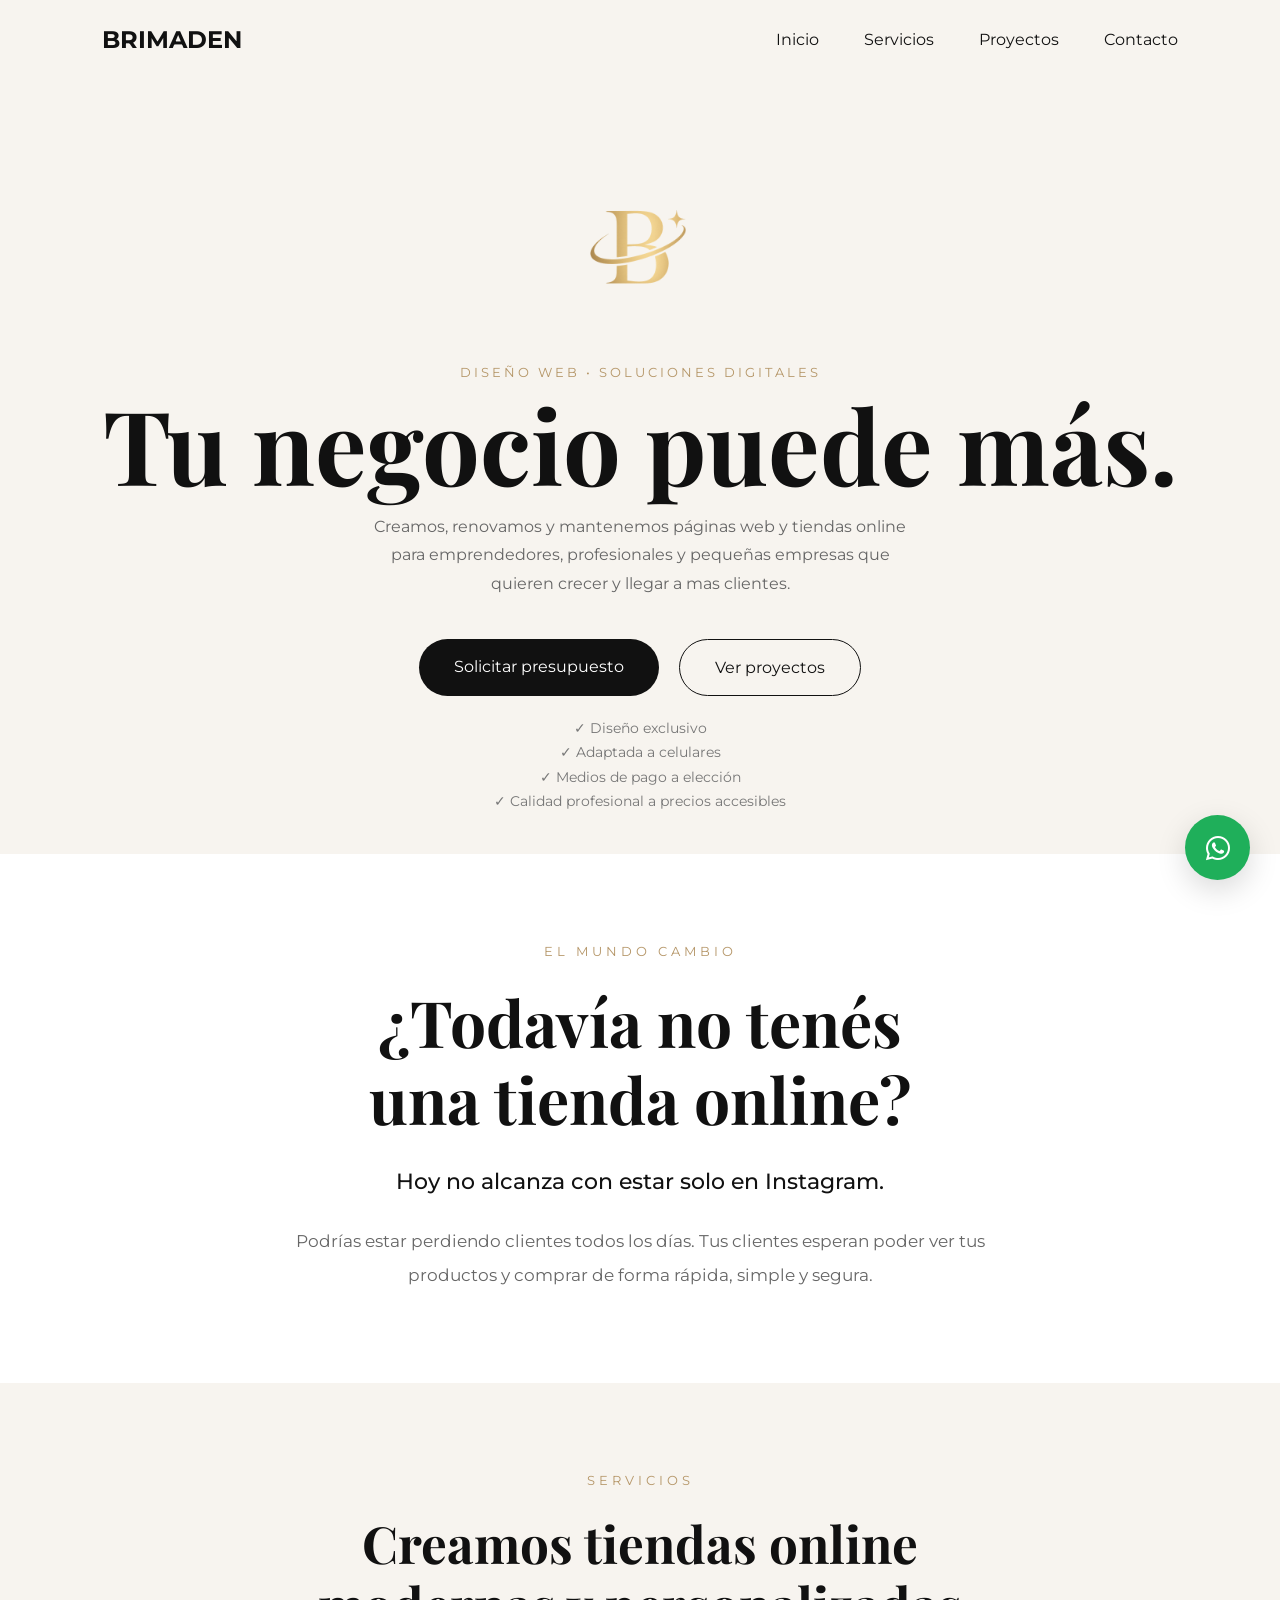
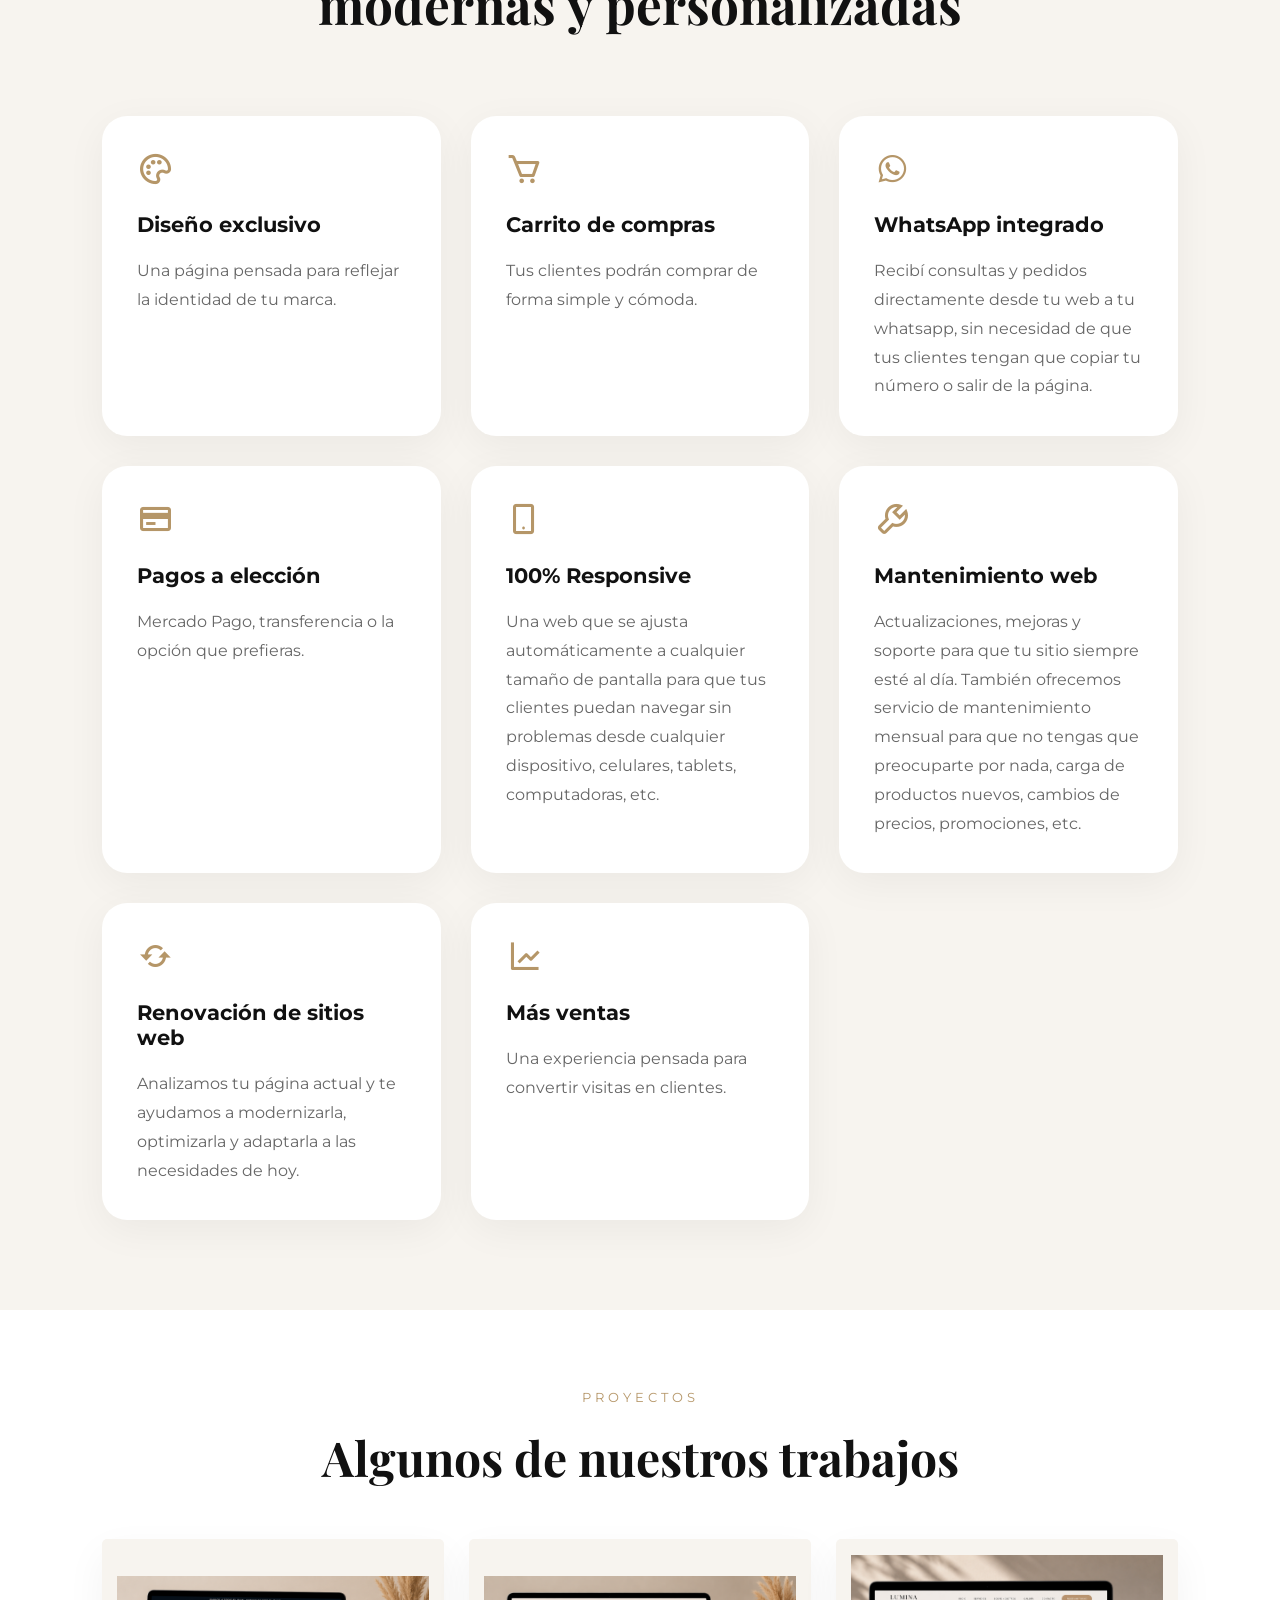
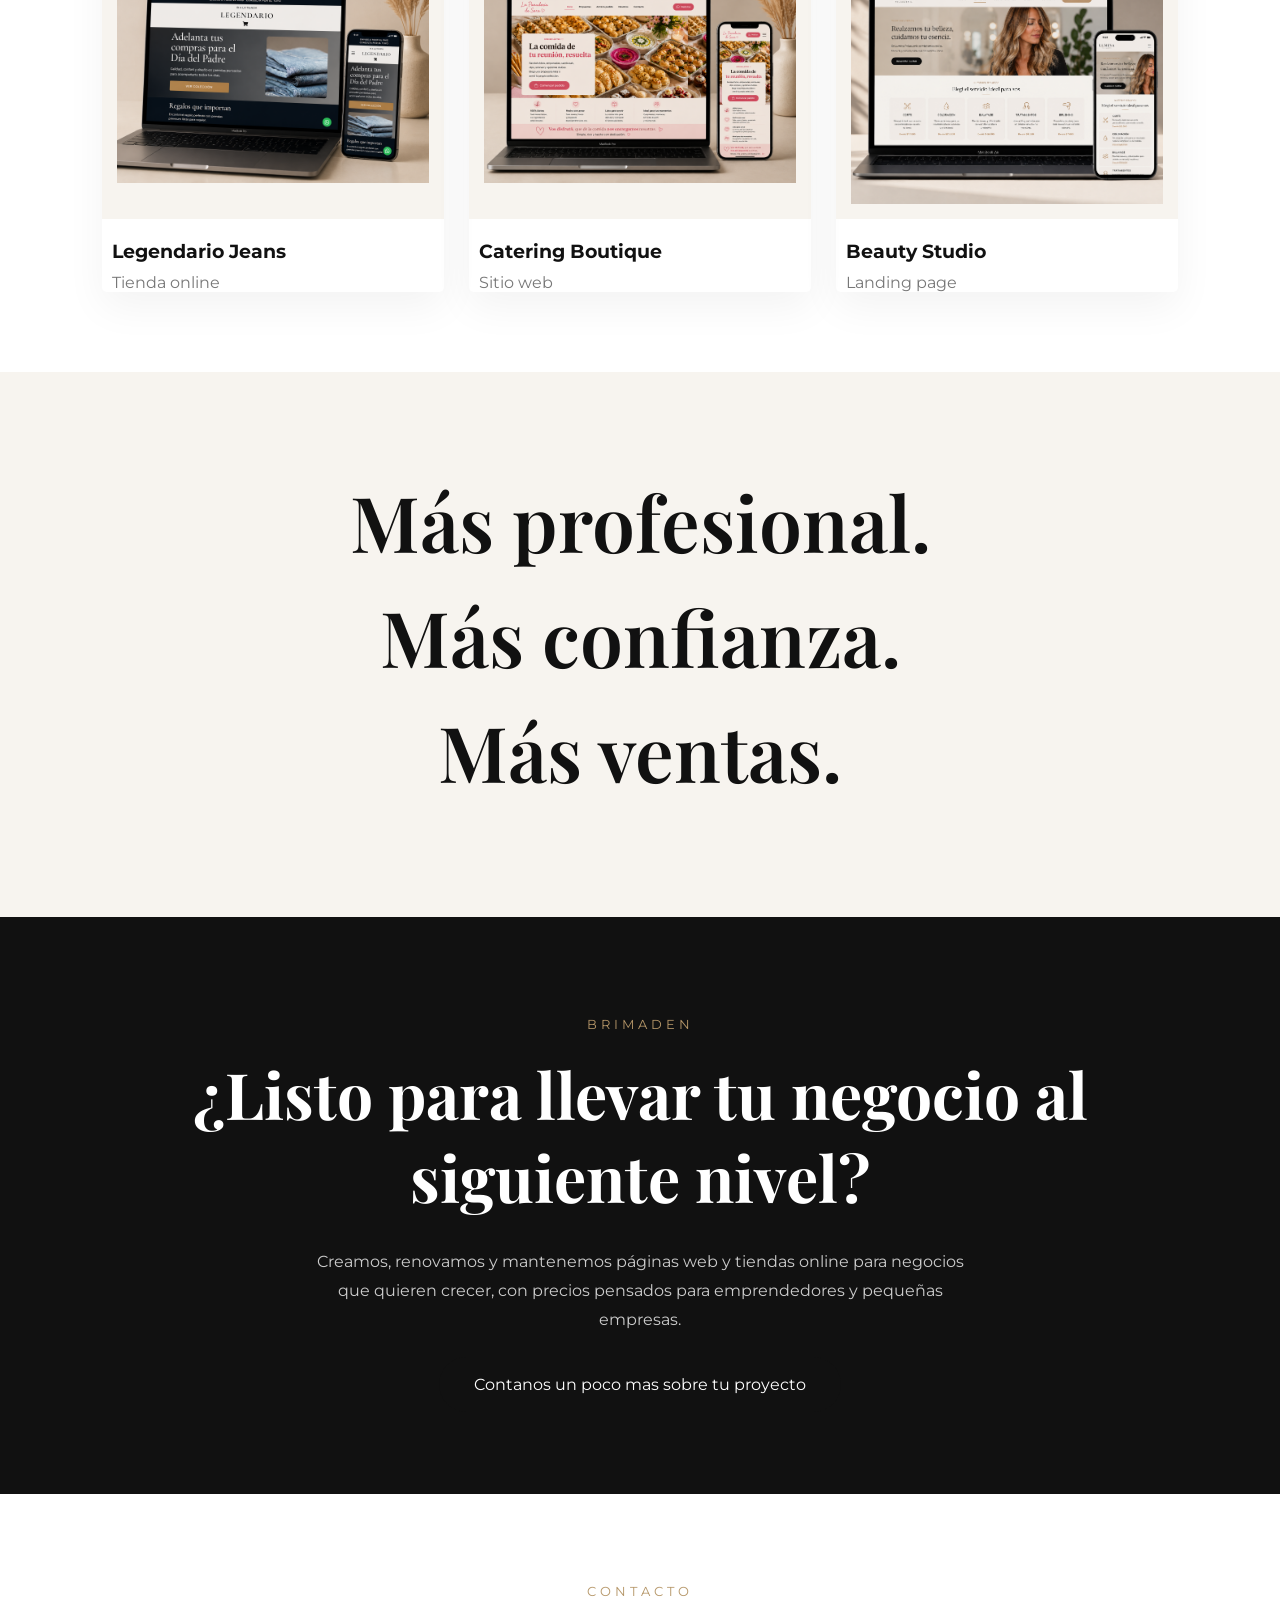
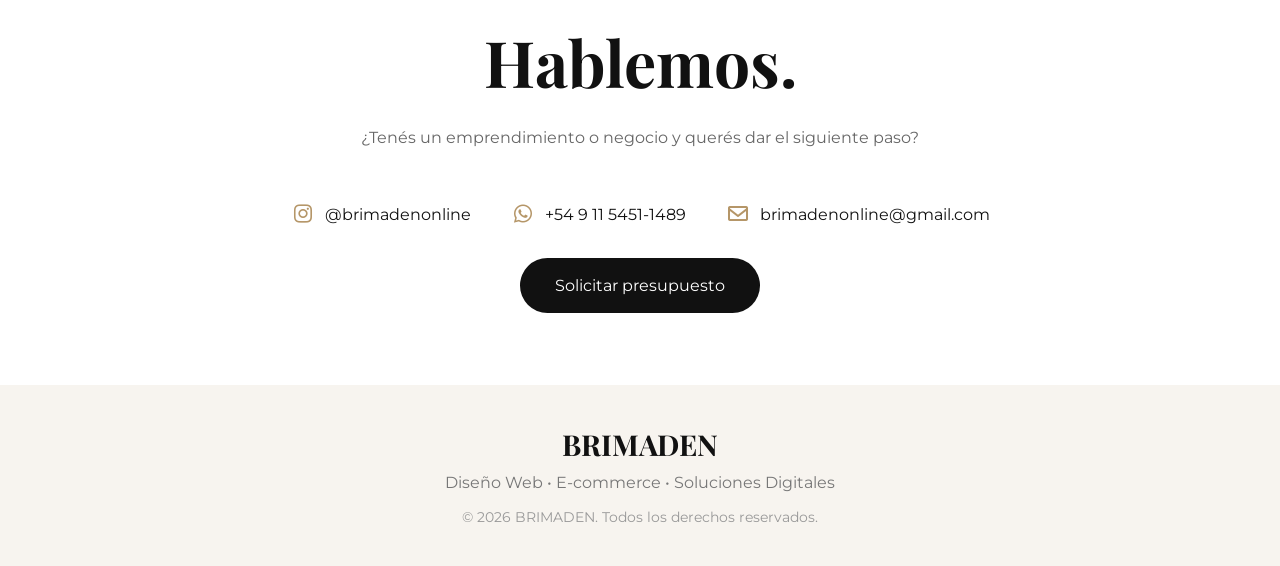
<file: index.html>
<!DOCTYPE html>
<html lang="es">
<head>

<meta charset="UTF-8">
<meta name="viewport" content="width=device-width, initial-scale=1.0">

<title>BRIMADEN | Diseño Web & Soluciones Digitales</title>

<link rel="preconnect" href="https://fonts.googleapis.com">
<link rel="preconnect" href="https://fonts.gstatic.com" crossorigin>
<link href='https://unpkg.com/boxicons@2.1.4/css/boxicons.min.css' rel='stylesheet'>

<link href="https://fonts.googleapis.com/css2?family=Montserrat:wght@300;400;500;600&family=Playfair+Display:wght@500;600;700&display=swap" rel="stylesheet">

<link href='https://unpkg.com/boxicons@2.1.4/css/boxicons.min.css' rel='stylesheet'>

<link rel="stylesheet" href="style.css">
<!-- Google tag (gtag.js) -->
<script async src="https://www.googletagmanager.com/gtag/js?id=G-K7YKRG01NF"></script>
<script>
  window.dataLayer = window.dataLayer || [];
  function gtag(){dataLayer.push(arguments);}
  gtag('js', new Date());

  gtag('config', 'G-K7YKRG01NF');
</script>
</head>
<body>


<header>

<nav>

<div class="logo">

    <h2>BRIMADEN</h2>
    

   <!--<div class="logo-text">
        DISEÑO WEB & SOLUCIONES DIGITALES
    </div>--> 

</div>

<ul>

<li><a href="#home">Inicio</a></li>
<li><a href="#services">Servicios</a></li>
<li><a href="#projects">Proyectos</a></li>
<li><a href="#contact">Contacto</a></li>

</ul>

<div class="menu-icon">

    <i class='bx bx-menu'></i>

</div>

</nav>

</header>



<section class="hero" id="home">

<div class="hero-text">

    <img src="img/B dorada brimaden.png" class="hero-logo" alt="BRIMADEN">

    <p class="mini-title">
        DISEÑO WEB • SOLUCIONES DIGITALES
    </p>

    <h1>
        Tu negocio puede más.
    </h1>
    <p class="description">
       Creamos, renovamos y mantenemos páginas web y tiendas online para emprendedores, profesionales y pequeñas empresas que quieren crecer y llegar a mas clientes.
    </p>

    <div class="buttons">

        <a href="presupuesto.html" class="btn-primary">
    Solicitar presupuesto
</a>

        <a href="#projects" class="btn-secondary">
            Ver proyectos
        </a>

    </div>


    <p class="hero-note">

        ✓ Diseño exclusivo<br>
        ✓ Adaptada a celulares<br>
        ✓ Medios de pago a elección<br>
        ✓ Calidad profesional a precios accesibles<br>

    </p>

</div>






</section>

<section class="problem hidden">

    <div class="problem-container">

        <p class="problem-mini">
            EL MUNDO CAMBIO
        </p>

        <h2>
            ¿Todavía no tenés<br>
            una tienda online?
        </h2>

        <h3>
            Hoy no alcanza con estar solo en Instagram.
        </h3>

        <p class="problem-text">

            Podrías estar perdiendo clientes todos los días.

            Tus clientes esperan poder ver tus productos y comprar de forma rápida, simple y segura.

        </p>

    </div>

</section>

<section class="services hidden" id="services">

    <div class="services-title">

        <p class="services-mini">
            SERVICIOS
        </p>

        <h2>
            Creamos tiendas online<br>
            modernas y personalizadas
        </h2>

    </div>


    <div class="services-grid">

        <div class="service-card">

            <i class='bx bx-palette'></i>

            <h3>Diseño exclusivo</h3>

            <p>
                Una página pensada para reflejar la identidad de tu marca.
            </p>

        </div>


        <div class="service-card">

            <i class='bx bx-cart'></i>

            <h3>Carrito de compras</h3>

            <p>
                Tus clientes podrán comprar de forma simple y cómoda.
            </p>

        </div>


        <div class="service-card">

            <i class='bx bxl-whatsapp'></i>

            <h3>WhatsApp integrado</h3>

            <p>
                Recibí consultas y pedidos directamente desde tu web a tu whatsapp, sin necesidad de que tus clientes tengan que copiar tu número o salir de la página.
            </p>

        </div>


        <div class="service-card">

            <i class='bx bx-credit-card'></i>

            <h3>Pagos a elección</h3>

            <p>
                Mercado Pago, transferencia o la opción que prefieras.
            </p>

        </div>


        <div class="service-card">

            <i class='bx bx-mobile-alt'></i>

            <h3>100% Responsive</h3>

            <p>
                Una web que se ajusta automáticamente a cualquier tamaño de pantalla para que tus clientes puedan navegar sin problemas desde cualquier dispositivo,
                celulares, tablets, computadoras, etc.
            </p>

        </div>

        <div class="service-card">

    <i class='bx bx-wrench'></i>

    <h3>Mantenimiento web</h3>

    <p>
        Actualizaciones, mejoras y soporte para que tu sitio siempre esté al día.
        También ofrecemos servicio de mantenimiento mensual para que no tengas que preocuparte por nada, carga de productos nuevos, cambios de precios, promociones, etc.
    </p>

</div>

 <div class="service-card">

    <i class='bx bx-refresh'></i>

    <h3>Renovación de sitios web</h3>

    <p>
        Analizamos tu página actual y te ayudamos a modernizarla, optimizarla y adaptarla a las necesidades de hoy.
    </p>

</div>


        <div class="service-card">

            <i class='bx bx-line-chart'></i>

            <h3>Más ventas</h3>

            <p>
                Una experiencia pensada para convertir visitas en clientes.
            </p>

        </div>

    </div>

</section>

<section class="projects hidden" id="projects">

    <div class="projects-title">

        <p class="projects-mini">
            PROYECTOS
        </p>

        <h2>
            Algunos de nuestros trabajos
        </h2>

    </div>


    <div class="projects-grid">

        <div class="project-card">

            <img src="img/LEGENDARIO PROJECT.png">

            <div class="project-info">

                <h3>Legendario Jeans</h3>

                <p>Tienda online</p>

            </div>

        </div>



        <div class="project-card">

            <img src="img/project 2.png">

            <div class="project-info">

                <h3>Catering Boutique</h3>

                <p>Sitio web</p>

            </div>

        </div>



        <div class="project-card">

            <img src="img/project-peluqueria.PNG">

            <div class="project-info">

                <h3>Beauty Studio</h3>

                <p>Landing page</p>

            </div>

        </div>

    </div>

</section>

<section class="benefits hidden">

    <div class="benefits-container">

        <h2>
            Más profesional.
        </h2>

        <h2>
            Más confianza.
        </h2>

        <h2>
            Más ventas.
        </h2>

    </div>

</section>

<section class="cta">

    <div class="cta-container">

        <p class="cta-mini">
            BRIMADEN
        </p>

        <h2>

            ¿Listo para llevar tu negocio
            al siguiente nivel?

        </h2>

        <p class="cta-text">

            Creamos, renovamos y mantenemos páginas web y tiendas online para negocios que quieren crecer, con precios pensados para emprendedores y pequeñas empresas.

        </p>

        <a href="presupuesto.html" class="btn-primary">
    Contanos un poco mas sobre tu proyecto
</a>

           

    </div>

</section>

</section>  



<section class="contact hidden" id="contact">

    <div class="contact-container">

        <p class="contact-mini">
            CONTACTO
        </p>

        <h2>
            Hablemos.
        </h2>

        <p class="contact-text">

            ¿Tenés un emprendimiento o negocio y querés dar el siguiente paso?

        </p>

        <div class="contact-info">

            <div>

                <i class='bx bxl-instagram'></i>

                <span>@brimadenonline</span>

            </div>

            <div>

                <i class='bx bxl-whatsapp'></i>

                <span>+54 9 11 5451-1489</span>

            </div>

            <div>

                <i class='bx bx-envelope'></i>

                <span>brimadenonline@gmail.com</span>

            </div>

        </div>


       <a href="presupuesto.html" class="btn-primary">
    Solicitar presupuesto
</a>
    </div>

</section>

<footer>

    <h3>BRIMADEN</h3>

    <p>
    Diseño Web • E-commerce • Soluciones Digitales
</p>

    <span>
        © 2026 BRIMADEN. Todos los derechos reservados.
    </span>

</footer>

<a href="https://wa.me/5491154511489"
class="whatsapp"
target="_blank">

<i class='bx bxl-whatsapp'></i>

</a>
<a href="#" class="scroll-top">
    <i class='bx bx-chevron-up'></i>
</a>


<script src="script.js"></script>


</body>
</html>
</file>
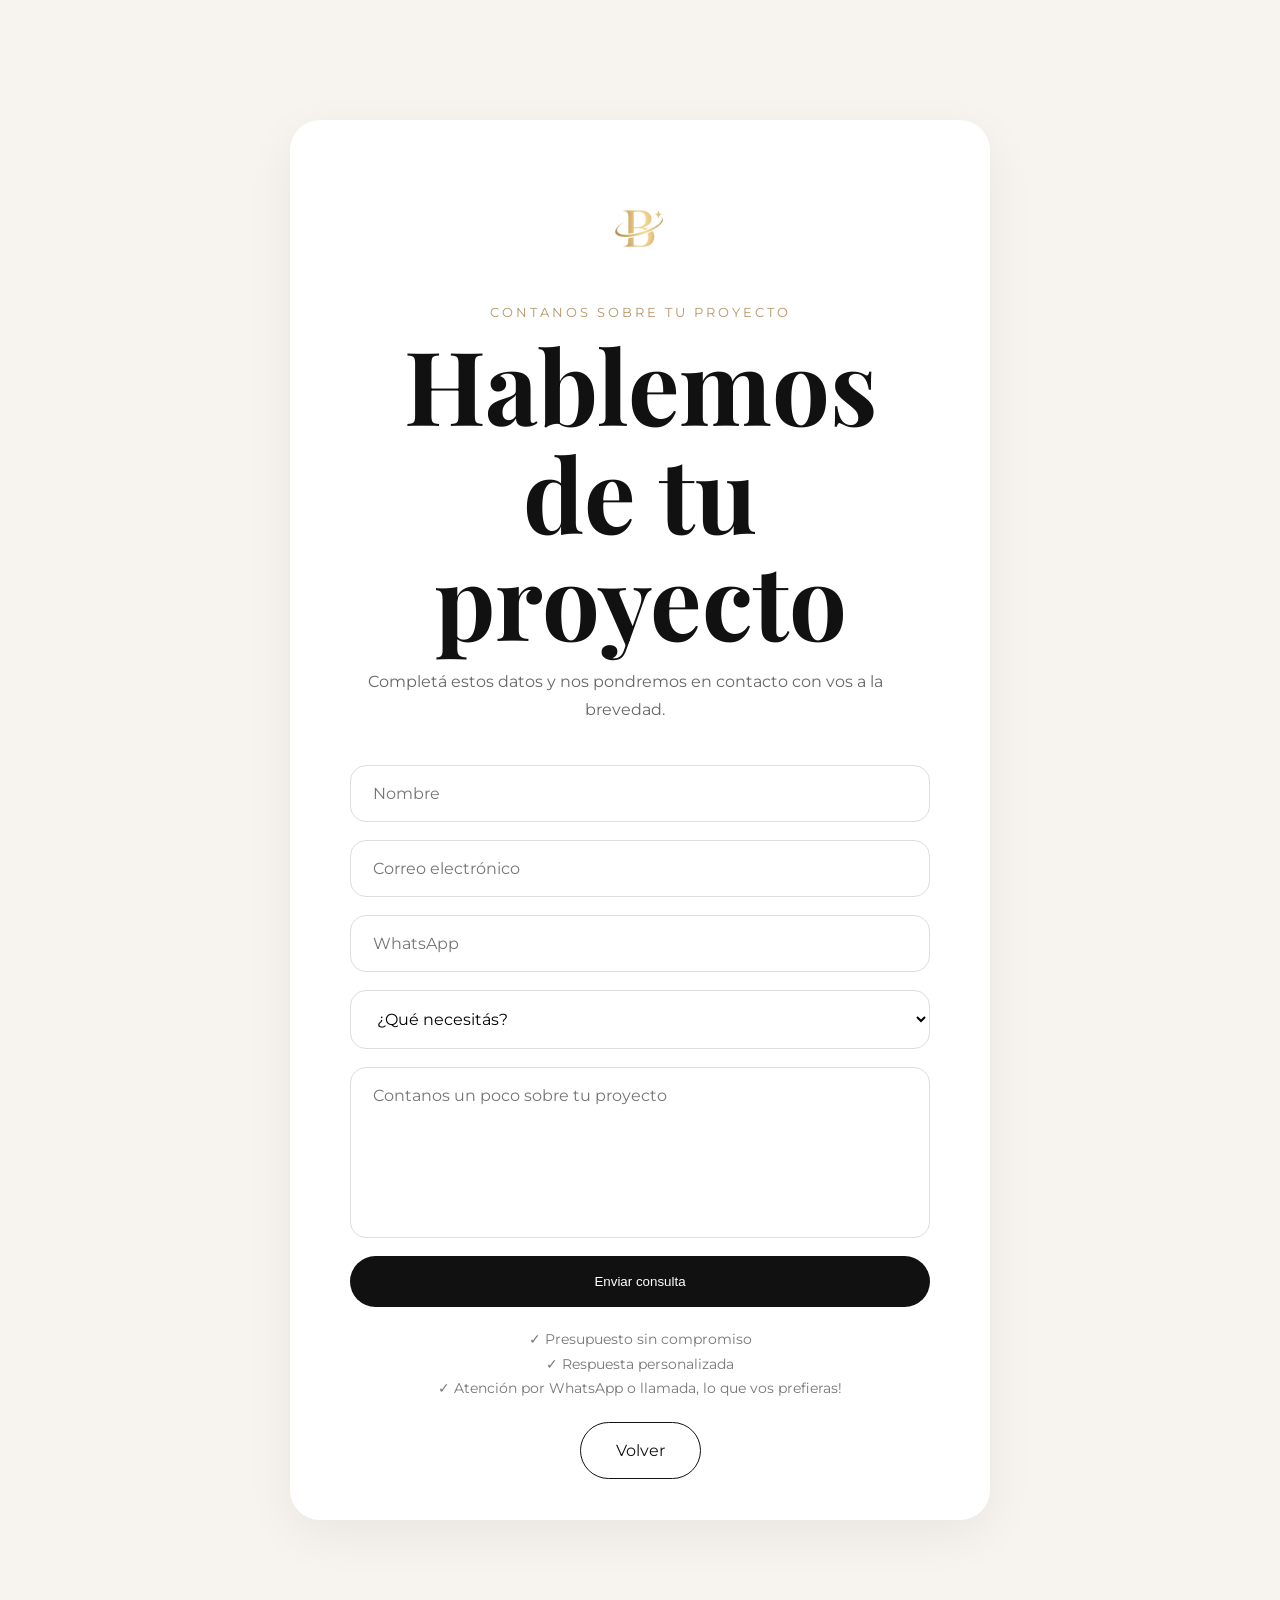
<file: contacto.html>
<!DOCTYPE html>
<html lang="es">
<head>

<meta charset="UTF-8">
<meta name="viewport" content="width=device-width, initial-scale=1.0">

<title>Hablemos de tu proyecto | BRIMADEN</title>

<link rel="preconnect" href="https://fonts.googleapis.com">
<link rel="preconnect" href="https://fonts.gstatic.com" crossorigin>

<link href="https://fonts.googleapis.com/css2?family=Montserrat:wght@300;400;500;600&family=Playfair+Display:wght@500;600;700&display=swap" rel="stylesheet">

<link href='https://unpkg.com/boxicons@2.1.4/css/boxicons.min.css' rel='stylesheet'>

<link rel="stylesheet" href="style.css">
<!-- Google tag (gtag.js) -->
<script async src="https://www.googletagmanager.com/gtag/js?id=G-K7YKRG01NF"></script>
<script>
  window.dataLayer = window.dataLayer || [];
  function gtag(){dataLayer.push(arguments);}
  gtag('js', new Date());

  gtag('config', 'G-K7YKRG01NF');
</script>
</head>

<body>

<section class="form-page">

<div class="form-page-container">

<img src="img/B dorada brimaden.png" class="form-logo" alt="BRIMADEN">

<p class="mini-title">
CONTANOS SOBRE TU PROYECTO
</p>

<h1>
Hablemos de tu proyecto
</h1>

<p class="description">
Completá estos datos y nos pondremos en contacto con vos a la brevedad.
</p>

<form
name="contacto"
method="POST"
data-netlify="true"
action="/gracias.html">

<input type="hidden"
name="form-name"
value="contacto">

<input
type="text"
name="nombre"
placeholder="Nombre"
required>

<input
type="email"
name="email"
placeholder="Correo electrónico"
required>

<input
type="text"
name="whatsapp"
placeholder="WhatsApp"
required>

<select name="servicio">

<option selected disabled>
¿Qué necesitás?
</option>

<option>Diseño web</option>
<option>Tienda online</option>
<option>Renovación de sitio web</option>
<option>Mantenimiento mensual</option>
<option>Otro</option>

</select>

<textarea
name="mensaje"
rows="7"
placeholder="Contanos un poco sobre tu proyecto">
</textarea>

<button
type="submit"
class="btn-primary">

Enviar consulta

</button>

</form>


<div class="hero-note">

✓ Presupuesto sin compromiso<br>
✓ Respuesta personalizada<br>
✓ Atención por WhatsApp o llamada, lo que vos prefieras!

</div>


<div class="volver">

<a href="presupuesto.html" class="btn-secondary">

Volver

</a>

</div>

</div>

</section>

</body>
</html>
</file>
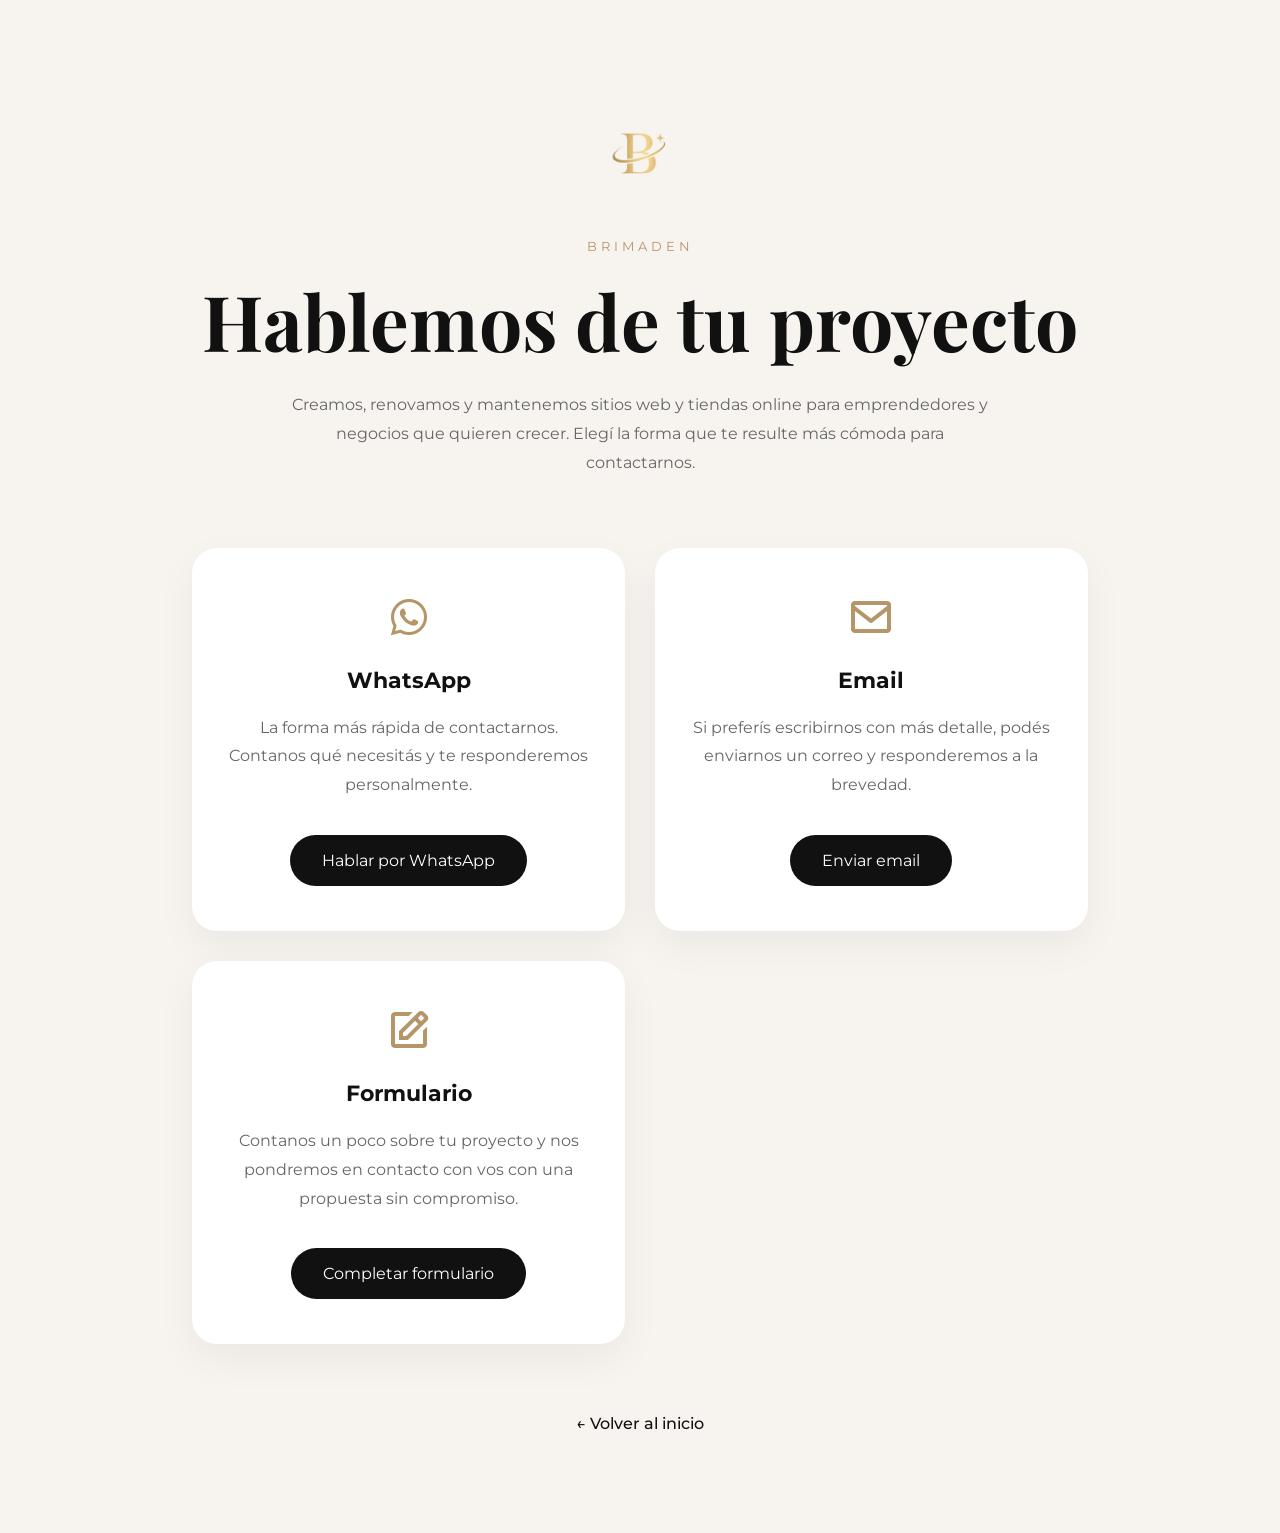
<file: presupuesto.html>
<!DOCTYPE html>
<html lang="es">
<head>
<meta charset="UTF-8">
<meta name="viewport" content="width=device-width, initial-scale=1.0">

<title>Solicitar presupuesto | BRIMADEN</title>

<link href="https://fonts.googleapis.com/css2?family=Montserrat:wght@300;400;500;600&family=Playfair+Display:wght@600;700&display=swap" rel="stylesheet">
<link href='https://unpkg.com/boxicons@2.1.4/css/boxicons.min.css' rel='stylesheet'>

<style>

*{
margin:0;
padding:0;
box-sizing:border-box;
}

body{
font-family:'Montserrat',sans-serif;
background:#f7f4ef;
color:#111;
}

.container{
max-width:1100px;
margin:auto;
padding:100px 8%;
text-align:center;
}

.logo{
width:110px;
margin-bottom:25px;
}

.mini-title{
font-size:.8rem;
letter-spacing:4px;
color:#b59668;
margin-bottom:20px;
}

h1{
font-family:'Playfair Display',serif;
font-size:clamp(2.8rem,6vw,5rem);
line-height:1.2;
margin-bottom:25px;
}

.description{
max-width:700px;
margin:auto;
line-height:1.8;
color:#666;
margin-bottom:70px;
}

.cards{
display:grid;
grid-template-columns:repeat(auto-fit,minmax(280px,1fr));
gap:30px;
}

.card{
background:white;
padding:45px 35px;
border-radius:25px;
box-shadow:0 15px 40px rgba(0,0,0,.05);
transition:.4s;
}

.card:hover{
transform:translateY(-10px);
box-shadow:0 25px 60px rgba(0,0,0,.1);
}

.card i{
font-size:3rem;
color:#b59668;
margin-bottom:25px;
}

.card h3{
font-size:1.4rem;
margin-bottom:20px;
}

.card p{
line-height:1.8;
color:#666;
margin-bottom:35px;
}

.btn{
display:inline-block;
background:#111;
color:white;
padding:16px 32px;
border-radius:50px;
text-decoration:none;
transition:.3s;
}

.btn:hover{
background:#b59668;
}

.back{
display:inline-block;
margin-top:70px;
text-decoration:none;
color:#111;
font-weight:500;
}

</style>
<!-- Google tag (gtag.js) -->
<script async src="https://www.googletagmanager.com/gtag/js?id=G-K7YKRG01NF"></script>
<script>
  window.dataLayer = window.dataLayer || [];
  function gtag(){dataLayer.push(arguments);}
  gtag('js', new Date());

  gtag('config', 'G-K7YKRG01NF');
</script>
</head>
<body>

<div class="container">

<img src="img/B dorada brimaden.png" class="logo">

<p class="mini-title">
BRIMADEN
</p>

<h1>
Hablemos de tu proyecto
</h1>

<p class="description">
Creamos, renovamos y mantenemos sitios web y tiendas online para emprendedores y negocios que quieren crecer. Elegí la forma que te resulte más cómoda para contactarnos.
</p>

<div class="cards">

<div class="card">

<i class='bx bxl-whatsapp'></i>

<h3>WhatsApp</h3>

<p>
La forma más rápida de contactarnos. Contanos qué necesitás y te responderemos personalmente.
</p>

<a href="https://wa.me/5491154511489" target="_blank" class="btn">
Hablar por WhatsApp
</a>

</div>


<div class="card">

<i class='bx bx-envelope'></i>

<h3>Email</h3>

<p>
Si preferís escribirnos con más detalle, podés enviarnos un correo y responderemos a la brevedad.
</p>

<a href="mailto:brimadenonline@gmail.com" class="btn">
Enviar email
</a>

</div>


<div class="card">

<i class='bx bx-edit'></i>

<h3>Formulario</h3>

<p>
Contanos un poco sobre tu proyecto y nos pondremos en contacto con vos con una propuesta sin compromiso.
</p>

<a href="contacto.html" class="btn">
Completar formulario
</a>

</div>

</div>

<a href="index.html" class="back">
← Volver al inicio
</a>

</div>

</body>
</html>
</file>
<file: style.css>
*{
margin:0;
padding:0;
box-sizing:border-box;
scroll-behavior:smooth;
}

body{
font-family:'Montserrat',sans-serif;
background:#f7f4ef;
color:#111;
overflow-x:hidden;
}


header{

padding:25px 8%;

position:fixed;

top:0;

left:0;

width:100%;

z-index:1000;

transition:.4s;

}
header.scrolled{

background:rgba(255,255,255,.85);

backdrop-filter:blur(15px);

-webkit-backdrop-filter:blur(15px);

box-shadow:0 10px 30px rgba(0,0,0,.05);

}


nav{

display:flex;
justify-content:space-between;
align-items:center;

}


.logo{

display:flex;
align-items:center;

}

.logo img{

width:65px;

display:block;

transition:.3s;

}

.logo img:hover{

transform:scale(1.05);

}
ul{

display:flex;
gap:45px;
list-style:none;

}


a{

text-decoration:none;
color:#111;

}


.hero{

display:flex;

align-items:center;

justify-content:space-between;

gap:80px;

padding:150px 8% 40px;

}


.hero-text{

flex:1;

display:flex;

flex-direction:column;

align-items:center;

text-align:center;

}
.hero-logo-container{

display:flex;

justify-content:center;

margin-bottom:35px;

}

.hero-logo{
width:200px;
display:block;
margin:0 auto 15px;
}


.hero-note{

margin-top:20px;

line-height:1.7;

color:#777;

font-size:.9rem;


}


.mini-title{

font-size:.8rem;

letter-spacing:3px;

color:#b59668;

margin-bottom:10px;

}


h1{

font-family:'Playfair Display';


font-size:clamp(3.5rem,8vw,6.5rem);


line-height:1.05;

margin-bottom:15px;

}


.description{

max-width:550px;

line-height:1.8;

color:#666;

margin-bottom:40px;

}


.buttons{

display:flex;

gap:20px;

}


.btn-primary{

background:#111;

color:white;

padding:18px 35px;

border-radius:50px;

transition:.4s;

}

.btn-primary:hover{

transform:translateY(-3px);

background:#b59668;

}


.btn-secondary{

border:1px solid #111;

padding:18px 35px;

border-radius:50px;

transition:.3s;

}

.btn-secondary:hover{

transform:translateY(-3px);

background:#111;

color:white;

}


.hero-image{

flex:1;

}


.hero-image img{
width:100%;
max-width:600px;
max-height:70vh;
object-fit:contain;
display:block;
}

.problem{

padding:90px 8%;

background:white;

}


.problem-container{

max-width:900px;

margin:auto;

text-align:center;

}


.problem-mini{

letter-spacing:4px;

font-size:.8rem;

color:#b59668;

margin-bottom:25px;

}


.problem h2{

font-family:'Playfair Display';

font-size:clamp(2.5rem,5vw,4.5rem);

line-height:1.2;

margin-bottom:30px;

}


.problem h3{

font-size:1.4rem;

font-weight:500;

margin-bottom:30px;

}


.problem-text{

color:#666;

line-height:2;

font-size:1.05rem;

max-width:700px;

margin:auto;

}

.services{

padding:90px 8%;

background:#f7f4ef;

}


.services-title{

text-align:center;

margin-bottom:80px;

}


.services-mini{

letter-spacing:4px;

font-size:.8rem;

color:#b59668;

margin-bottom:25px;

}


.services h2{

font-family:'Playfair Display';

font-size:clamp(2rem,4vw,3.2rem);

line-height:1.2;

}


.services-grid{

display:grid;

grid-template-columns:repeat(auto-fit,minmax(280px,1fr));

gap:30px;

}


.service-card{

background:white;

padding:35px;

border-radius:25px;

transition:.4s;

box-shadow:0 10px 40px rgba(0,0,0,.05);

}


.service-card:hover{

transform:translateY(-10px);

box-shadow:0 25px 60px rgba(0,0,0,.08);

}


.service-card i{

font-size:2.3rem;

color:#b59668;

margin-bottom:25px;

}


.service-card h3{

font-size:1.3rem;

margin-bottom:20px;

}


.service-card p{

line-height:1.8;

color:#666;

}

.projects{

padding:80px 8%;

background:white;

}


.projects-title{

text-align:center;

margin-bottom:50px;

}


.projects-mini{

font-size:.8rem;

letter-spacing:4px;

color:#b59668;

margin-bottom:20px;

}


.projects h2{

font-family:'Playfair Display';

font-size:clamp(2rem,4vw,3rem);

}


.projects-grid{

display:grid;

grid-template-columns:repeat(auto-fit,minmax(300px,1fr));

gap:25px;

}


.project-card{
    

overflow:hidden;

border-radius:5px;

cursor:pointer;

box-shadow:0 15px 40px rgba(0,0,0,.05);

transition:.4s;

}


.project-card img{

width:100%;

height:280px;

object-fit:contain;

background:#f7f4ef;

padding:15px;

display:block;

}

.project-card:hover img{

transform:translateY(-8px);

}


.project-info{

padding-top:20px;
margin-left:10px;

}


.project-info h3{

font-size:1.2rem;

margin-bottom:10px;

}


.project-info p{

color:#777;

}

.benefits{

padding:100px 8%;

background:#f7f4ef;

}


.benefits-container{

max-width:900px;

margin:auto;

text-align:center;

}


.benefits h2{

font-family:'Playfair Display';

font-size:clamp(2.5rem,6vw,5rem);

font-weight:600;

line-height:1.3;

margin-bottom:15px;
transition:4s;

}
.benefits h2:hover{

letter-spacing:3px;

color:#b59668;

}
.contact{

padding:90px 8%;

background:white;

}


.contact-container{

max-width:800px;

margin:auto;

text-align:center;

}


.contact-mini{

font-size:.8rem;

letter-spacing:4px;

color:#b59668;

margin-bottom:20px;

}


.contact h2{

font-family:'Playfair Display';

font-size:clamp(2.5rem,5vw,4rem);

margin-bottom:20px;

}


.contact-text{

color:#666;

line-height:1.8;

margin-bottom:50px;

}


.contact-info{

display:flex;

justify-content:center;

gap:40px;

flex-wrap:wrap;

margin-bottom:50px;

}


.contact-info div{

display:flex;

align-items:center;

gap:10px;

}


.contact-info i{

font-size:1.5rem;

color:#b59668;

}


.contact-btn{

display:inline-block;

background:#111;

color:white;

padding:18px 40px;

border-radius:50px;

transition:.3s;

}


.contact-btn:hover{

transform:translateY(-3px);

background:#b59668;

}

footer{

padding:40px 8%;

text-align:center;

background:#f7f4ef;

}


footer h3{

font-family:'Playfair Display';

font-size:1.8rem;

margin-bottom:10px;

}


footer p{

color:#777;

margin-bottom:15px;

}


footer span{

font-size:.9rem;

color:#999;

}
.menu-icon{

display:none;

font-size:2rem;

cursor:pointer;

}

.formulario{

background:white;

padding:100px 8%;

}

.formulario-container{

max-width:700px;

margin:auto;

text-align:center;

}

.form-text{

color:#666;

margin-bottom:40px;

}

form{

display:flex;

flex-direction:column;

gap:20px;

}

input,
select,
textarea{

padding:18px;

border:1px solid #ddd;

border-radius:15px;

font-family:'Montserrat',sans-serif;

font-size:1rem;

background:#f7f4ef;

}

textarea{

resize:none;

}

form .btn-primary{

border:none;

cursor:pointer;

}

.form-page{

min-height:100vh;

padding:180px 8% 80px;

display:flex;

justify-content:center;

align-items:center;

}


.form-page-container{

max-width:700px;

width:100%;

text-align:center;

}


.form-logo{

width:120px;

margin-bottom:30px;

}


form{

display:flex;

flex-direction:column;

gap:20px;

margin-top:50px;

}


input,
select,
textarea{

padding:20px;

border:1px solid #ddd;

border-radius:18px;

font-size:1rem;

font-family:'Montserrat',sans-serif;

background:white;

}


textarea{

resize:none;

}


button{

border:none;

cursor:pointer;

}

.gracias{

min-height:100vh;

display:flex;

justify-content:center;

align-items:center;

padding:40px;

text-align:center;

background:#f7f4ef;

}

.gracias-container{

max-width:700px;

}

.gracias-logo{

width:120px;

margin-bottom:30px;

}

.gracias i{

font-size:5rem;

color:#b59668;

margin-bottom:20px;

display:block;

}
.form-page{

min-height:100vh;

padding:180px 8% 80px;

display:flex;

justify-content:center;

align-items:center;

}


.form-page-container{

max-width:700px;

width:100%;

text-align:center;

}


.form-logo{

width:120px;

display:block;

margin:0 auto 30px;

}


form{

display:flex;

flex-direction:column;

gap:20px;

margin-top:50px;

}


input,
select,
textarea{

padding:20px;

border:1px solid #ddd;

border-radius:20px;

font-size:1rem;

font-family:'Montserrat',sans-serif;

background:white;

}


textarea{

resize:none;

}


form .btn-primary{

border:none;

cursor:pointer;

}


@media(max-width:768px){

.form-page{

padding:150px 6% 60px;

}

.form-logo{

width:100px;

}

}

.form-page{
min-height:100vh;
padding:150px 8% 80px;
display:flex;
justify-content:center;
align-items:center;
}

.form-page-container{
max-width:700px;
width:100%;
text-align:center;
}

.form-logo{
width:110px;
display:block;
margin:0 auto 30px;
}

.form-page form{
display:flex;
flex-direction:column;
gap:20px;
margin-top:50px;
}

.form-page input,
.form-page select,
.form-page textarea{
padding:20px;
border:1px solid #ddd;
border-radius:20px;
font-size:1rem;
font-family:'Montserrat',sans-serif;
background:white;
}

.form-page textarea{
resize:none;
}

.form-page button{
border:none;
cursor:pointer;
}

@media(max-width:768px){

.form-page{
padding:130px 6% 60px;
}

.form-logo{
width:90px;
}

}
.form-page{
    min-height:100vh;
    display:flex;
    justify-content:center;
    align-items:center;
    padding:120px 20px;
    background:#f7f4ef;
}

.form-page-container{
    max-width:700px;
    width:100%;
    background:white;
    padding:60px;
    border-radius:30px;
    text-align:center;
    box-shadow:0 15px 50px rgba(0,0,0,.06);
}

.form-logo{
    width:100px;
    margin-bottom:25px;
}

.form-page form{
    display:flex;
    flex-direction:column;
    gap:18px;
    margin-top:40px;
}

.form-page input,
.form-page select,
.form-page textarea{
    padding:18px 22px;
    border:1px solid #ddd;
    border-radius:16px;
    font-family:'Montserrat',sans-serif;
    font-size:1rem;
    outline:none;
    transition:.3s;
}

.form-page input:focus,
.form-page select:focus,
.form-page textarea:focus{
    border-color:#b59668;
}

.form-page textarea{
    resize:none;
}

.volver{
    margin-top:40px;
}

@media(max-width:768px){

.form-page-container{
    padding:40px 25px;
}

}



/* ==========================
RESPONSIVE
========================== */

@media(max-width:1200px){

header{
    padding:25px 6%;
}

.hero,
.problem,
.services,
.projects,
.benefits,
.contact{
    padding-left:6%;
    padding-right:6%;
}

nav{
    justify-content:space-between;
    align-items:center;
}

nav ul{
    position:fixed;
    top:90px;
    right:-300px;
    width:230px;
    background:white;
    padding:30px;
    border-radius:25px;
    display:flex;
    flex-direction:column;
    gap:25px;
    box-shadow:0 15px 40px rgba(0,0,0,.08);
    transition:.4s;
}

nav ul.active{
    right:20px;
}

.menu-icon{
    display:block;
    font-size:2.2rem;
    cursor:pointer;
}

.logo-text{
    display:none;
}

.logo h2{
    font-size:1.7rem;
}

.contact-info{
    flex-direction:column;
    gap:25px;
}

}


@media(max-width:950px){

.hero{
    flex-direction:column;
    text-align:center;
    gap:50px;
    padding-top:40px;
}
.hero-logo{

width:130px;



}
.description{
    margin:auto;
    margin-bottom:40px;
}

.buttons{
    justify-content:center;
    flex-wrap:wrap;
}

.hero-image img{
    max-width:500px;
}

.project-card img{
    height:350px;
}

}


@media(max-width:500px){

.buttons{
    flex-direction:column;
}

.btn-primary,
.btn-secondary,
.contact-btn{
    width:100%;
    text-align:center;
}

.project-card img{
    height:300px;
}

.service-card{
    padding:30px;
}

.logo h2{
    font-size:1.4rem;
}
.logo img{

width:50px;

}

.hero-logo{

width:110px;

}

}
.whatsapp{

position:fixed;

bottom:20px;

right:30px;

width:65px;

height:65px;

background: #1FAF5A;
border-radius:50%;

display:flex;

justify-content:center;

align-items:center;

font-size:2rem;

color:white;

box-shadow:0 10px 30px rgba(0,0,0,.15);

z-index:1000;

transition:.3s;

}


.whatsapp:hover{

transform:translateY(-5px) scale(1.05);
background:#b59668;
}
.hidden{

opacity:0;

transform:translateY(40px);

transition:all .8s ease;

}


.show{

opacity:1;

transform:translateY(0);

}
.cta{

padding:100px 8%;

background:#111;

color:white;

}


.cta-container{

max-width:900px;

margin:auto;

text-align:center;

}


.cta-mini{

font-size:.8rem;

letter-spacing:4px;

color:#b59668;

margin-bottom:20px;

}


.cta h2{

font-family:'Playfair Display', serif;

font-size:clamp(2rem,5vw,4rem);

line-height:1.3;

margin-bottom:30px;

}


.cta-text{

max-width:650px;

margin:auto;

line-height:1.8;

color:#ccc;

margin-bottom:40px;

}


.cta-btn{

display:inline-block;

padding:18px 40px;

background:white;

color:#111;

border-radius:50px;

transition:.4s;

}


.cta-btn:hover{

background:#b59668;

color:white;

transform:translateY(-3px);

}

.scroll-top{

position:fixed;

bottom:110px;

right:30px;

width:65px;

height:55px;

background:white;

color:#111;

border-radius:50%;

display:none;

align-items:center;

justify-content:center;

font-size:2rem;

box-shadow:0 10px 30px rgba(0,0,0,.1);

cursor:pointer;

transition:.3s;

z-index:9999;

}

.scroll-top:hover{

transform:translateY(-4px);

background:#b59668;

color:white;

}
</file>
